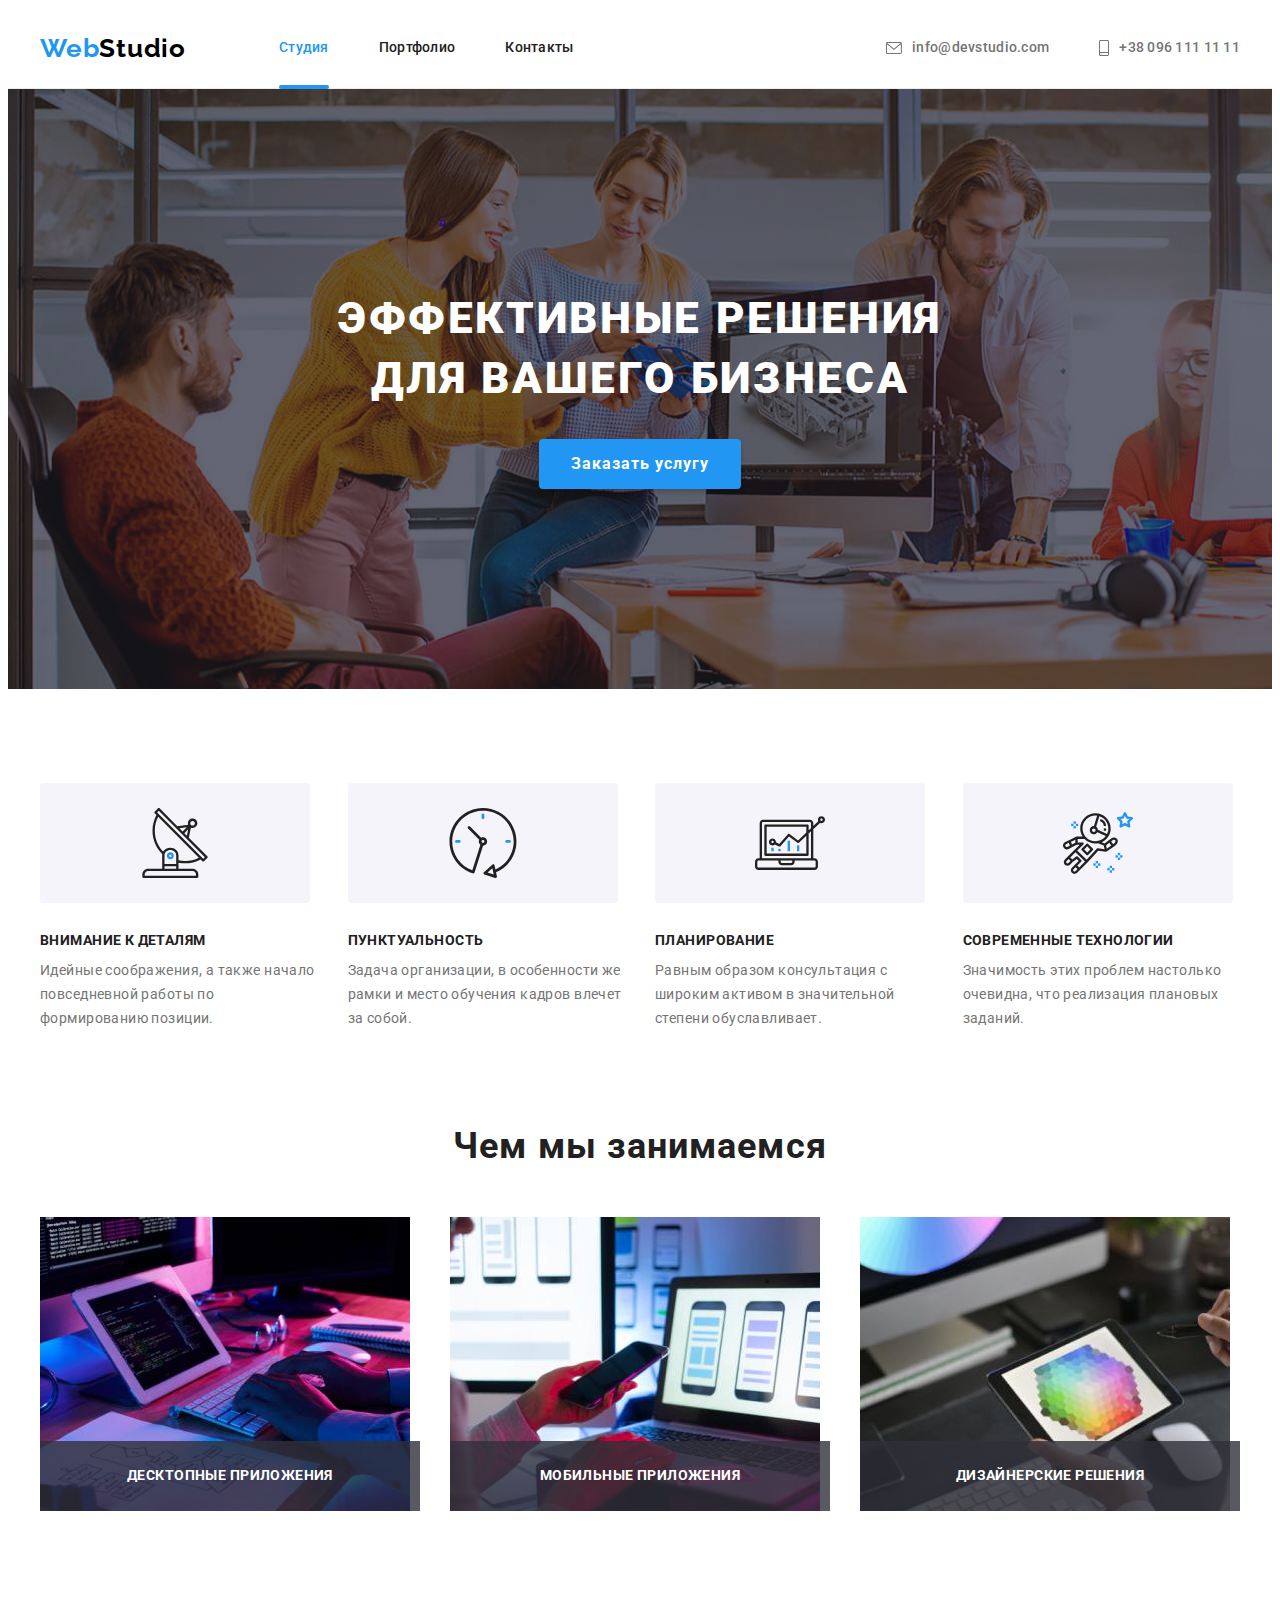
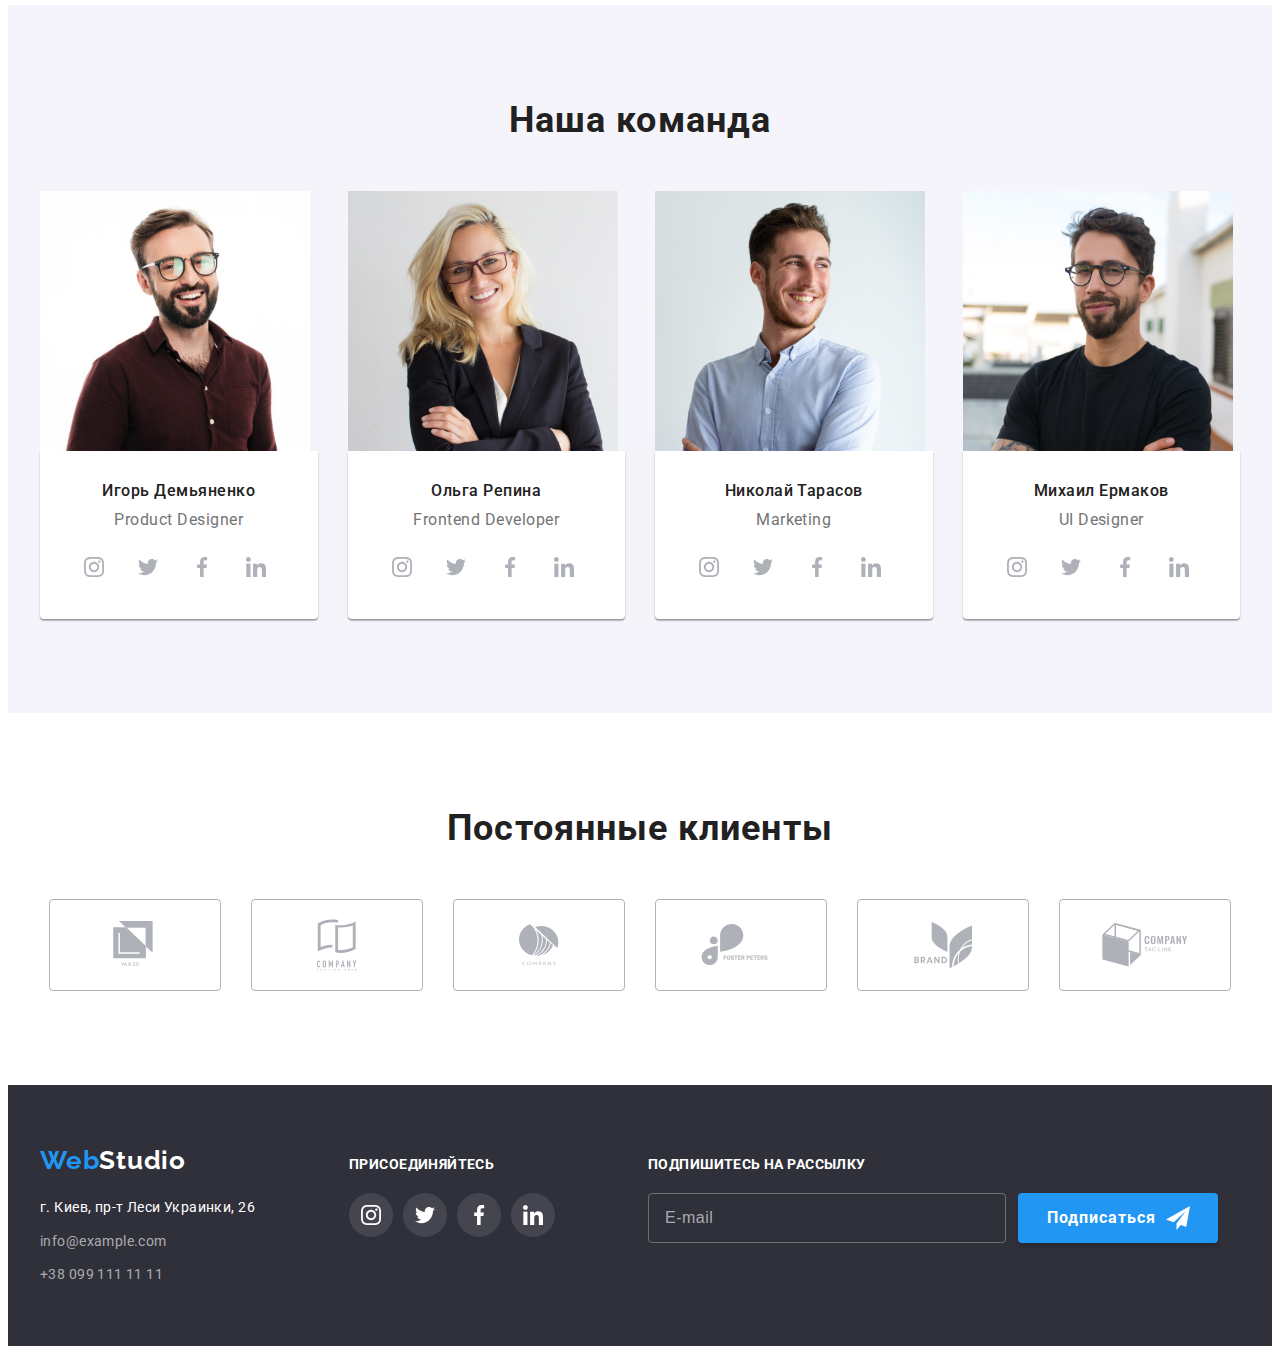
<file: index.html>
<!DOCTYPE html>
<html lang="ru">

<head>
  <meta charset="UTF-8">
  <meta http-equiv="X-UA-Compatible" content="IE=edge">
  <meta name="viewport" content="width=device-width, initial-scale=1.0">
  <title>Студия</title>
  <link rel="preconnect" href="https://fonts.gstatic.com">
  <link href="https://fonts.googleapis.com/css2?family=Raleway:wght@700&family=Roboto:wght@400;500;700;900&display=swap" rel="stylesheet">
  <link rel="stylesheet" href="https://cdnjs.cloudflare.com/ajax/libs/modern-normalize/1.0.0/modern-normalize.min.css" 
  integrity="sha512-ISS7cAi1PEhQ8jnbJpJZMd29NlhNj4AWYyLOSp2CE/CsHxTCu+r+t0D2yoJudVrd0/8fTVPUVDzY5Tvli75u/g==" crossorigin="anonymous">  
  <link rel="stylesheet" href="https://cdnjs.cloudflare.com/ajax/libs/animate.css/4.1.1/animate.min.css" />
  <link rel="stylesheet" href="./css/styles.css">
</head>

<body>
  <!-- Header -->
  <header class="header">
    <div class="container">
      <nav class="navigation">
        <a lang="en" href="./index.html" class="logo link animate__bounce">Web<span class="logo-light-theme">Studio</span></a>

        <ul class="navigation-list list">
          <li class="navigation-item">
            <a class="navigation-link link current" href="./index.html">Студия</a></li>
          <li class="navigation-item">
            <a class="navigation-link link" href="./portfolio.html">Портфолио</a></li>
          <li class="navigation-item">
            <a class="navigation-link link" href="#contacts">Контакты</a></li>
        </ul>
      </nav>

          <ul class="contacts-list list">
            <li class="contacts-item">
              <a class="contacts-link link" href="mailto:info@devstudio.com">
                <svg class="contacts-icon" width="16px" height="12px">
                  <use href="./images/icons.svg#icon-envelope"></use>
                </svg>
                info@devstudio.com</a>
            </li>
            <li class="contacts-item">
            <a class="contacts-link link" href="tel:+380961111111">
              <svg class="contacts-icon" width="10px" height="16px">
                <use href="./images/icons.svg#icon-smartphone"></use>
              </svg>
              +38 096 111 11 11</a>
            </li>
          </ul>
    </div>
  </header>

  
  <main>
    <!-- Hero -->
    <section class="hero">
      <div class="container">
        <h1 class="hero-title">Эффективные решения для вашего бизнеса</h1>
        <button class="modal-btn" type="button" data-modal-open>Заказать услугу</button>
      </div>
    </section>

    <!-- Advantages -->
    <section class="advantages">
      <div class="container">
        <h2 class="visually-hidden">Преимущества</h2>
        <ul class="advantages-list">
          <li class="advantages-list-item list">
            <div class="advantages-item-icon">
              <svg class="advantages-icon" width="70" height="70">
                <use href="./images/icons.svg#icon-antenna"></use>
              </svg>
            </div>
            <h3 class="advantages-title">Внимание к деталям</h3>
            <p class="advantages-description">Идейные соображения, а
              также начало повседневной работы по формированию позиции.</p>
          </li>
          <li class="advantages-list-item list">
            <div class="advantages-item-icon">
              <svg class="advantages-icon" width="70" height="70">
                <use href="./images/icons.svg#icon-clock"></use>
              </svg>
            </div>
            <h3 class="advantages-title">Пунктуальность</h3>
            <p class="advantages-description">Задача организации, в
              особенности же рамки и место обучения кадров влечет за собой.</p>
          </li>
          <li class="advantages-list-item list">
            <div class="advantages-item-icon">
              <svg class="advantages-icon" width="70" height="70">
                <use href="./images/icons.svg#icon-diagram"></use>
              </svg>
            </div>
            <h3 class="advantages-title">Планирование</h3>
            <p class="advantages-description">Равным образом
              консультация с широким активом в значительной степени обуславливает.</p>
          </li>
          <li class="advantages-list-item list">
            <div class="advantages-item-icon">
              <svg class="advantages-icon" width="70" height="70">
                <use href="./images/icons.svg#icon-astronaut"></use>
              </svg>
            </div>
            <h3 class="advantages-title">Современные технологии</h3>
            <p class="advantages-description">Значимость этих
              проблем настолько очевидна, что реализация плановых заданий.</p>
          </li>
        </ul>
      </div>
    </section>

    <!-- Services --> 
    <section class="services">
      <div class="container">
        <h2 class="section-title">Чем мы занимаемся</h2>
        <ul class="services-list list">
          <li class="services-list-item">
            <img class="services-list-img" src="images/studio/box-1.jpg"
            alt="сотрудник компании работает за компьютером" width="370" height="294">
            <p class="services-img-title">Десктопные приложения</p>
          </li>

          <li class="services-list-item">
            <img class="services-list-img" src="images/studio/box-2.jpg"
            alt="сотрудник компании работает за компьютером и с телефоном" width="370" height="294">
            <p class="services-img-title">Мобильные приложения</p>
          </li>
          
          <li class="services-list-item">
            <img class="services-list-img" src="images/studio/box-3.jpg"
            alt="сотрудник компании работает на планшете" width="370" height="294">
            <p class="services-img-title">Дизайнерские решения</p>
          </li>
        </ul>
      </div>
    </section>

    <!-- Team -->
    <section class="team">
      <div class="container">
        <h2 class="section-title">Наша команда</h2>
        <ul class="team-list list">
          <li class="team-list-item">
            <img class="team-list-img" src="images/studio/img-1.jpg"
              alt="сотрудник компании в очках и бордовой тенниске" width="270" height="260">
              <div class="team-list-content">
                <h3 class="specialist-name">Игорь Демьяненко</h3>
                <p class="specialist-position" lang="en">Product Designer</p>
                <ul class="social-list list">
                  <li class="social-list-item">
                    <a href="" class="social-list-link link">
                      <svg class="social-list-icon" width="20" height="20">
                        <use href="./images/icons.svg#icon-instagram"></use>
                      </svg>
                    </a>
                  </li>
                  <li class="social-list-item">
                    <a href="" class="social-list-link link">
                      <svg class="social-list-icon" width="20" height="20">
                        <use href="./images/icons.svg#icon-twitter"></use>
                      </svg>
                    </a>
                  </li>
                  <li class="social-list-item">
                    <a href="" class="social-list-link link">
                      <svg class="social-list-icon" width="20" height="20">
                        <use href="./images/icons.svg#icon-facebook"></use>
                      </svg>
                    </a>
                  </li>
                  <li class="social-list-item">
                    <a href="" class="social-list-link link">
                      <svg class="social-list-icon" width="20" height="20">
                        <use href="./images/icons.svg#icon-linkedin"></use>
                      </svg>
                    </a>
                  </li>
                </ul>
              </div>
          </li>
          <li class="team-list-item">
            <img class="team-list-img" src="images/studio/img-2.jpg"
              alt="сотрудница офиса в очках и пиджаке" width="270" height="260">
              <div class="team-list-content">
                <h3 class="specialist-name">Ольга Репина</h3>
                <p class="specialist-position" lang="en">Frontend Developer</p>
                <ul class="social-list list">
                  <li class="social-list-item">
                    <a href="" class="social-list-link link">
                      <svg class="social-list-icon" width="20" height="20">
                        <use href="./images/icons.svg#icon-instagram">
                        </use>
                      </svg>
                    </a>
                  </li>
                  <li class="social-list-item">
                    <a href="" class="social-list-link link">
                      <svg class="social-list-icon" width="20" height="20">
                        <use href="./images/icons.svg#icon-twitter"></use>
                      </svg>
                    </a>
                  </li>
                  <li class="social-list-item">
                    <a href="" class="social-list-link link">
                      <svg class="social-list-icon" width="20" height="20">
                        <use href="./images/icons.svg#icon-facebook"></use>
                      </svg>
                    </a>
                  </li>
                  <li class="social-list-item">
                    <a href="" class="social-list-link link">
                      <svg class="social-list-icon" width="20" height="20">
                        <use href="./images/icons.svg#icon-linkedin"></use>
                      </svg>
                    </a>
                  </li>
                </ul>
              </div>
          </li>
          <li class="team-list-item">
            <img class="team-list-img" src="images/studio/img-3.jpg"
              alt="сотрудник компании светлой рубашке" width="270" height="260">
              <div class="team-list-content">
                <h3 class="specialist-name">Николай Тарасов</h3>
                <p class="specialist-position" lang="en">Marketing</p>
                <ul class="social-list list">
                  <li class="social-list-item">
                    <a href="" class="social-list-link link">
                      <svg class="social-list-icon" width="20" height="20">
                        <use href="./images/icons.svg#icon-instagram">
                        </use>
                      </svg>
                    </a>
                  </li>
                  <li class="social-list-item">
                    <a href="" class="social-list-link link">
                      <svg class="social-list-icon" width="20" height="20">
                        <use href="./images/icons.svg#icon-twitter"></use>
                      </svg>
                    </a>
                  </li>
                  <li class="social-list-item">
                    <a href="" class="social-list-link link">
                      <svg class="social-list-icon" width="20" height="20">
                        <use href="./images/icons.svg#icon-facebook"></use>
                      </svg>
                    </a>
                  </li>
                  <li class="social-list-item">
                    <a href="" class="social-list-link link">
                      <svg class="social-list-icon" width="20" height="20">
                        <use href="./images/icons.svg#icon-linkedin"></use>
                      </svg>
                    </a>
                  </li>
                </ul>
              </div>
          </li>
          <li class="team-list-item">
            <img class="team-list-img" src="images/studio/img-4.jpg"
              alt="сотрудник компании в очках и темной футболке" width="270" height="260">
              <div class="team-list-content">
                <h3 class="specialist-name">Михаил Ермаков</h3>
                <p class="specialist-position" lang="en">UI Designer</p>
                <ul class="social-list list">
                  <li class="social-list-item">
                    <a href="" class="social-list-link link">
                      <svg class="social-list-icon" width="20" height="20">
                        <use href="./images/icons.svg#icon-instagram">
                        </use>
                      </svg>
                    </a>
                  </li>
                  <li class="social-list-item">
                    <a href="" class="social-list-link link">
                      <svg class="social-list-icon" width="20" height="20">
                        <use href="./images/icons.svg#icon-twitter"></use>
                      </svg>
                    </a>
                  </li>
                  <li class="social-list-item">
                    <a href="" class="social-list-link link">
                      <svg class="social-list-icon" width="20" height="20">
                        <use href="./images/icons.svg#icon-facebook"></use>
                      </svg>
                    </a>
                  </li>
                  <li class="social-list-item">
                    <a href="" class="social-list-link link">
                      <svg class="social-list-icon" width="20" height="20">
                        <use href="./images/icons.svg#icon-linkedin"></use>
                      </svg>
                    </a>
                  </li>
                </ul>
              </div>
          </li>
        </ul>
      </div>
    </section>

    <!-- Clients -->
    <section class="clients">
      <h2 class="section-title">Постоянные клиенты</h2>
      <div class="container">
        <ul class="clients-list list">
          <li class="clients-item">
            <a href="" class="clients-link">
                <svg class="clients-icon" width="44" height="48">
                  <use href="./images/icons.svg#icon-logo-1"></use>
                </svg>
            </a>
          </li>
          <li class="clients-item">
            <a href="" class="clients-link">
                <svg class="clients-icon" width="40" height="52">
                  <use href="./images/icons.svg#icon-logo-2"></use>
                </svg>
            </a>
          </li>
          <li class="clients-item">
            <a href="" class="clients-link">
                <svg class="clients-icon" width="40" height="42">
                  <use href="./images/icons.svg#icon-logo-3"></use>
                </svg>
            </a>
          </li>
          <li class="clients-item">
            <a href="" class="clients-link">
                <svg class="clients-icon" width="80" height="42">
                  <use href="./images/icons.svg#icon-logo-4"></use>
                </svg>
            </a>
          </li>
          <li class="clients-item">
            <a href="" class="clients-link">
                <svg class="clients-icon" width="58" height="46">
                  <use href="./images/icons.svg#icon-logo-5"></use>
                </svg>
            </a>
          </li>
          <li class="clients-item">
            <a href="" class="clients-link">
                <svg class="clients-icon" width="88" height="44">
                  <use href="./images/icons.svg#icon-logo-6"></use>
                </svg>
            </a>
          </li>
        </ul>
      </div>
    </section>
  </main>

  <!-- Footer -->
  <footer class="footer-info" id="contacts">
   <div class="footer-wrapper container">
     <div class="footer-address">
        <a lang="en" href="./index.html" class="logo link">Web<span
            class="logo-dark-theme">Studio</span></a>
        <address class="address">
          <ul class="info-list list">
            <li class="info-list-item link">
              <a class="info-address-link link"
                href="https://goo.gl/maps/YtJm7mLVAzRi9a2WA"
                target="_blank" rel="noopener noreferrer">г. Киев,
                пр-т Леси Украинки, 26</a>
            </li>
        
            <li class="info-list-item link">
              <a class="info-list-link link"
                href="mailto:info@example.com">info@example.com</a>
            </li>
        
            <li class="info-list-item link">
              <a class="info-list-link link"
                href="tel:+380991111111">+38 099 111 11 11</a>
            </li>
          </ul>
        </address>
     </div>

      <div class="footer-social">
        <b class="footer-social-title">Присоединяйтесь</b>
        <ul class="footer-social-list list">
          <li class="footer-social-item">
            <a href="" class="footer-social-link link">
              <svg class="social-link-icon" width="20px"
                height="20px">
                <use href="./images/icons.svg#icon-instagram">
                </use>
              </svg>
            </a>
          </li>
          <li class="footer-social-item">
            <a href="" class="footer-social-link link">
              <svg class="social-link-icon" width="20px"
                height="20px">
                <use href="./images/icons.svg#icon-twitter">
                </use>
              </svg>
            </a>
          </li>
          <li class="footer-social-item">
            <a href="" class="footer-social-link link">
              <svg class="social-link-icon" width="20px"
                height="20px">
                <use href="./images/icons.svg#icon-facebook">
                </use>
              </svg>
            </a>
          </li>
          <li class="footer-social-item">
            <a href="" class="footer-social-link link">
              <svg class="social-link-icon" width="20px"
                height="20px">
                <use href="./images/icons.svg#icon-linkedin">
                </use>
              </svg>
            </a>
          </li>
        </ul>
      </div>

      <div class="footer-newsletter">
        <b class="footer-newsletter-title">Подпишитесь на рассылку</b>
        <form name="signup_form" action="#" class="footer-newsletter-form">
          <label for="user_email" class="newsletter-email-field"></label>
          <input type="email" name="email" id="user_email" class="newsletter-email-form" placeholder="E-mail"/>
          <button class="newsletter-btn-submit" type="submit">
            <span class="newsletter-btn-text">Подписаться</span>
          <svg class="newsletter-icon" width="24px" height="24px">
            <use href="./images/icons.svg#icon-icon-send"></use>
          </svg>
          </button>
        </form>
      </div>
   </div>
  </footer>


  <!-- Backdrop -->
  <div class="backdrop is-hidden" data-modal >
    <div class="modal">
      <b class="modal-btn-title">Оставьте свои данные, мы вам перезвоним</b>
      <button type="button" class="modal-close-btn" data-modal-close>
        <svg class="close-btn-icon" width="11px" height="11px">
          <use href="./images/icons.svg#icon-close"></use>
        </svg>
      </button>

      <form action="#" class="modal-form">
        <label class="modal-form-field">
          Имя
          <span class="modal-form-input-wrapper">
            <input type="text" class="modal-form-input" name="user-name"
              required minlength="2">
            <svg class="modal-form-icon" width="12px" height="12px">
              <use href="./images/icons.svg#icon-Vector-1"></use>
            </svg>
          </span>
        </label>

        <label class="modal-form-field">
          Телефон
          <span class="modal-form-input-wrapper">
            <input type="tel" class="modal-form-input" name="user-phone"
              required pattern="[0-9] {3}-[0-9] {3}-[0-9] {2}-[0-9] {2}"
              title="067-111-11-11">
            <svg class="modal-form-icon" width="13px" height="13px">
              <use href="./images/icons.svg#icon-Vector-4"></use>
            </svg>
          </span>
        </label>

        <label class="modal-form-field">
          Почта
          <span class="modal-form-input-wrapper"><input type="email" class="modal-form-input"
            name="user-email">
          <svg class="modal-form-icon" width="15px" height="12px">
            <use href="./images/icons.svg#icon-Vector-5"></use>
          </svg>
        </span>
        </label>

        <label class="modal-form-field-comment">
          Комментарий
          <textarea name="user-comment" class="modal-form-comment" placeholder="Введите текст"></textarea>
        </label>

          <input type="checkbox" id="user-term" name="user-term" class="modal-form-term visually-hidden" >
          <label for="user-term" class="modal-form-check-desc">Соглашаюсь с рассылкой и принимаю&nbsp;<a href="" 
            class="agreement-link">Условия договора</a></label>
        <button type="submit" class="modal-form-btn">Отправить</button>
      </form>

    </div>
  </div>

    <script src="./js/modal.js"></script>
</body>

</html>
</file>
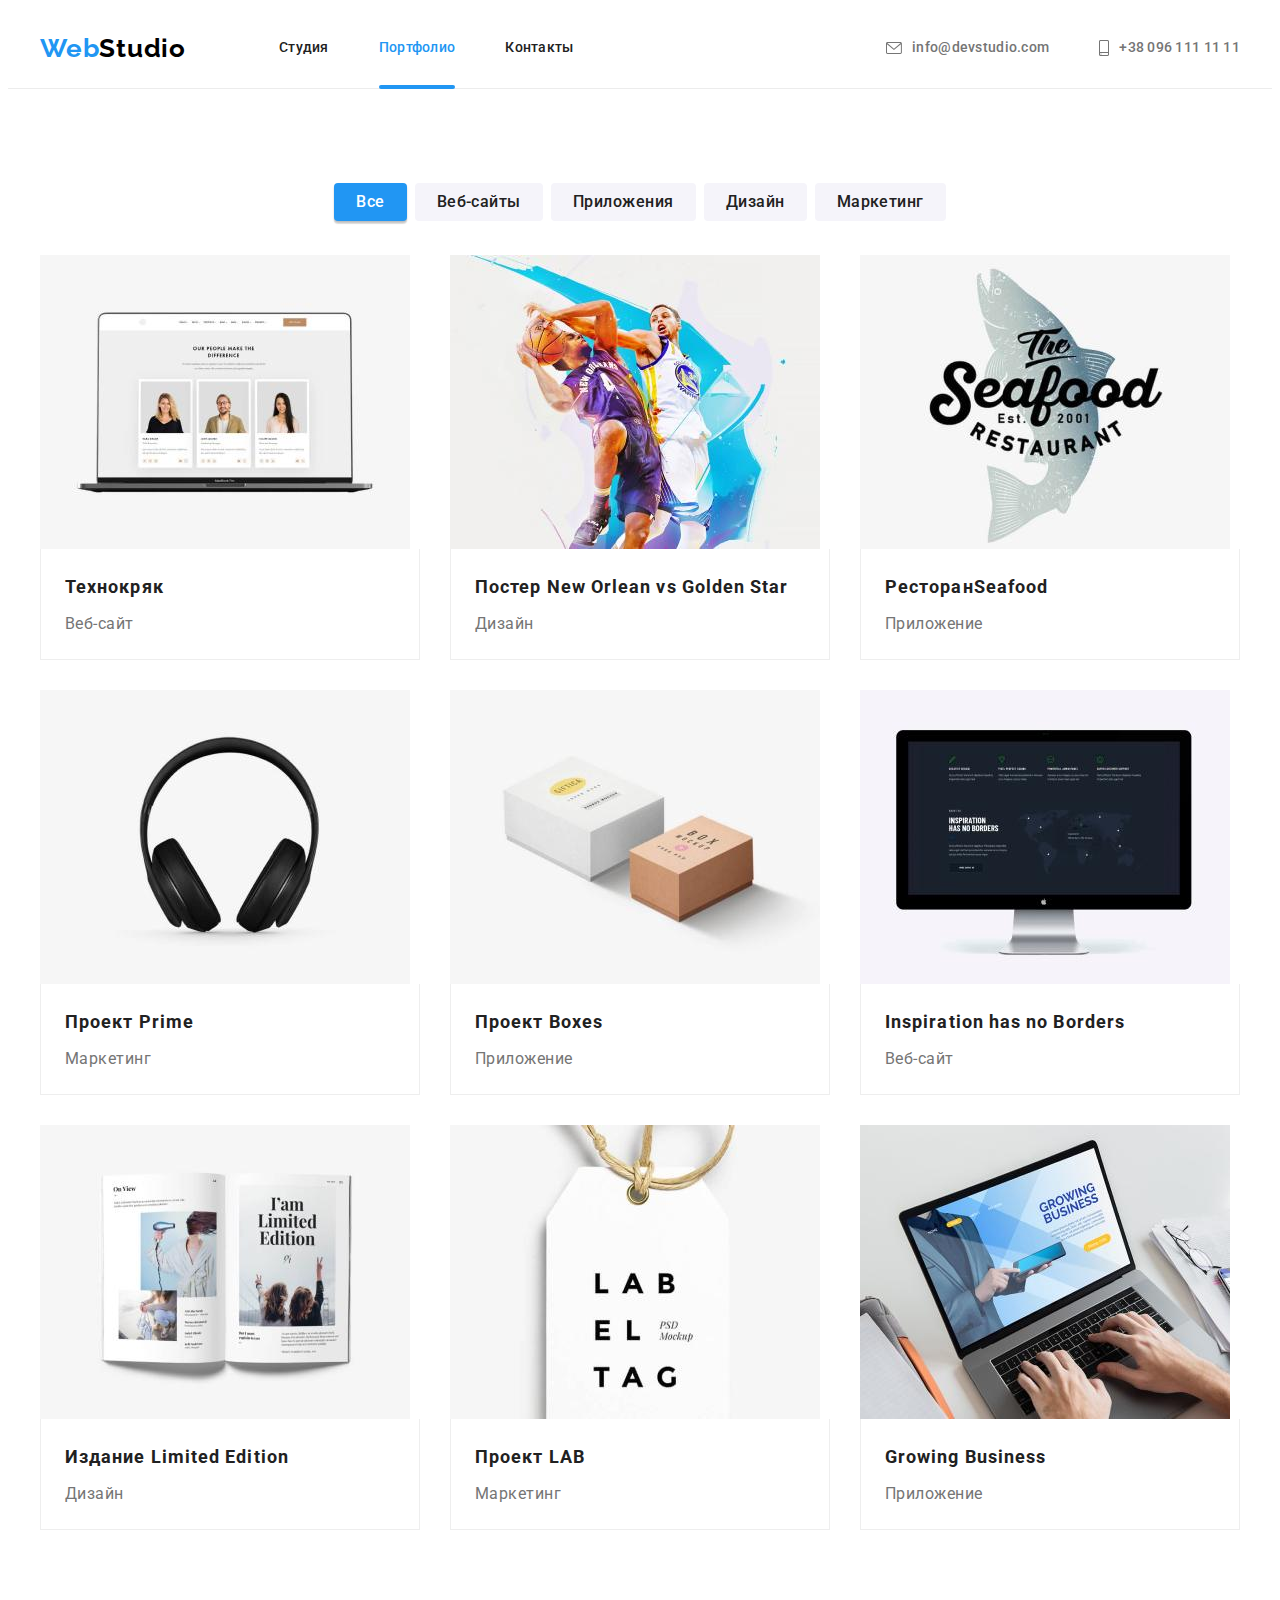
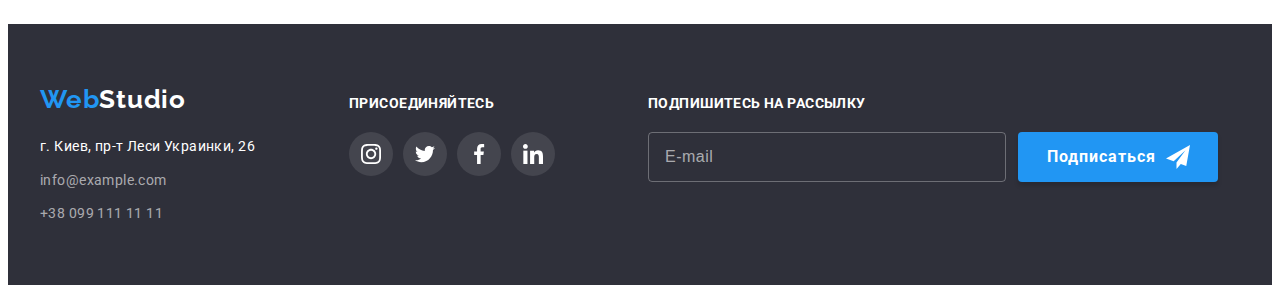
<file: portfolio.html>
<!DOCTYPE html>
<html lang="ru">

<head>
  <meta charset="UTF-8">
  <meta http-equiv="X-UA-Compatible" content="IE=edge">
  <meta name="viewport" content="width=device-width, initial-scale=1.0">
  <title>Портфолио</title>
  <link rel="preconnect" href="https://fonts.gstatic.com">
  <link href="https://fonts.googleapis.com/css2?family=Raleway:wght@700&family=Roboto:wght@400;500;700;900&display=swap" rel="stylesheet">
  <link rel="stylesheet" href="https://cdnjs.cloudflare.com/ajax/libs/modern-normalize/1.0.0/modern-normalize.min.css"
  integrity="sha512-ISS7cAi1PEhQ8jnbJpJZMd29NlhNj4AWYyLOSp2CE/CsHxTCu+r+t0D2yoJudVrd0/8fTVPUVDzY5Tvli75u/g==" crossorigin="anonymous">
  <link rel="stylesheet" href="https://cdnjs.cloudflare.com/ajax/libs/animate.css/4.1.1/animate.min.css" />
  <link rel="stylesheet" href="./css/styles.css">
</head>

<body>
  <!-- Header -->
  <header class="header">
    <div class="container">
      <nav class="navigation">
        <a lang="en" href="./index.html" class="logo link animate__bounce">Web<span class="logo-light-theme">Studio</span></a>
  
        <ul class="navigation-list list">
          <li class="navigation-item">
            <a class="navigation-link link" href="./index.html">Студия</a>
          </li>
          <li class="navigation-item">
            <a class="navigation-link link current" href="./portfolio.html">Портфолио</a>
          </li>
          <li class="navigation-item">
            <a class="navigation-link link" href="#contacts">Контакты</a>
          </li>
        </ul>
      </nav>
  
          <ul class="contacts-list list">
            <li class="contacts-item">
              <a class="contacts-link link"
                href="mailto:info@devstudio.com">
                <svg class="contacts-icon" width="16px" height="12px">
                  <use href="./images/icons.svg#icon-envelope"></use>
                </svg>
                info@devstudio.com</a>
            </li>
            <li class="contacts-item">
              <a class="contacts-link link" href="tel:+380961111111">
                <svg class="contacts-icon" width="10px" height="16px">
                  <use href="./images/icons.svg#icon-smartphone">
                  </use>
                </svg>
                +38 096 111 11 11</a>
            </li>
          </ul>
    </div>
  </header>

  <main>
    <!-- Hero -->
    <section class="filters">
      <div class="container">
        <h1 class="visually-hidden">Навигатор по проектах</h1> 

        <ul class="filter-nav list">
          <li class="filter-btn"><button class="nav-btn current" type="button">Все</button></li>
          <li class="filter-btn"><button class="nav-btn" type="button">Веб-сайты</button></li>
          <li class="filter-btn"><button class="nav-btn" type="button">Приложения</button></li>
          <li class="filter-btn"><button class="nav-btn" type="button">Дизайн</button></li>
          <li class="filter-btn"><button class="nav-btn" type="button">Маркетинг</button></li>
        </ul>
        
        <!-- Projects -->
        <h2 class="visually-hidden">Наши проекты</h2>
        <ul class="projects">
          <li class="project-list list">
            <a class="project-link link" href="">
              <div class="project-list-content-wrapper">
                <img src="images/portfolio/box-1.jpg"
                alt="на экране ноутбука трое специалистов компании" width="370" height="294">
                <p class="overlay">Технокряк это современная площадка распространения коронавируса. 
                Компании используют эту платформу для цифрового шпионажа и атак на защищённые сервера конкурентов.</p>
              </div>
              <div class="project-list-content">
                <h3 class="project-name">Технокряк</h3>
                <p class="project-cat">Веб-сайт</p>
              </div>  
            </a>
          </li>

          <li class="project-list list">
            <a class="project-link link" href="">
              <div class="project-list-content-wrapper">
                <img src="images/portfolio/box-2.jpg"
                alt="двое играков играют в баскетбол" width="370" height="294">
                <p class="overlay">Технокряк это современная площадка распространения коронавируса. 
                  Компании используют эту платформу для цифрового шпионажа и атак на защищённые 
                  сервера конкурентов.</p>
              </div>
              <div class="project-list-content">
                <h3 class="project-name">Постер <span lang="en">New Orlean vs Golden Star</span></h3>
                <p class="project-cat">Дизайн</p>
              </div>
            </a>
          </li>

          <li class="project-list list">
            <a class="project-link link" href="">
              <div class="project-list-content-wrapper">
                <img src="images/portfolio/box-3.jpg" alt="лейбл ресторана" width="370" height="294">
                <p class="overlay">Технокряк это современная площадка распространения коронавируса. 
                Компании используют эту платформу для цифрового шпионажа и атак на защищённые 
                сервера конкурентов.</p>
              </div>
              <div class="project-list-content">
                <h3 class="project-name">Ресторан<span lang="en">Seafood</span></h3>
                <p class="project-cat">Приложение</p>
              </div>
            </a>
          </li>

          <li class="project-list list">
            <a class="project-link link" href="">
              <div class="project-list-content-wrapper">
                <img src="images/portfolio/box-4.jpg" alt="черные накладные наушники" width="370" height="294">
                <p class="overlay">Технокряк это современная площадка распространения коронавируса. 
                Компании используют эту платформу для цифрового шпионажа и атак на защищённые 
                сервера конкурентов.</p>
              </div>
              <div class="project-list-content">
                <h3 class="project-name">Проект <span lang="en">Prime</span></h3>
                <p class="project-cat">Маркетинг</p>
              </div>
            </a>
          </li>

          <li class="project-list list">
            <a class="project-link link" href="">
              <div class="project-list-content-wrapper">
                <img src="images/portfolio/box-5.jpg"
                alt="2 коробки белого и бежевого цвета" width="370" height="294">
                <p class="overlay">Технокряк это современная площадка распространения коронавируса. 
                Компании используют эту платформу для цифрового шпионажа и атак на защищённые 
                сервера конкурентов.</p>
              </div>
              <div class="project-list-content">
                <h3 class="project-name">Проект <span lang="en">Boxes</span></h3>
                <p class="project-cat">Приложение</p>
              </div>
            </a>
          </li>

          <li class="project-list list">
            <a class="project-link link" href="">
              <div class="project-list-content-wrapper">
                <img src="images/portfolio/box-6.jpg" alt="монитор компьютера" width="370" height="294">
                <p class="overlay">Технокряк это современная площадка распространения коронавируса. 
                Компании используют эту платформу для цифрового шпионажа и атак на защищённые 
                сервера конкурентов.</p>
              </div>
              <div class="project-list-content">
                <h3 class="project-name" lang="en">Inspiration has no Borders</h3>
                <p class="project-cat">Веб-сайт</p>
              </div>
            </a>
          </li>

          <li class="project-list list">
            <a class="project-link link" href="">
              <div class="project-list-content-wrapper">
                <img src="images/portfolio/box-7.jpg" alt="раскрытый журнал" width="370" height="294">
                <p class="overlay">Технокряк это современная площадка распространения коронавируса. 
                Компании используют эту платформу для цифрового шпионажа и атак на защищённые 
                сервера конкурентов.</p>
              </div>
              <div class="project-list-content">
                <h3 class="project-name">Издание <span lang="en">Limited Edition</span></h3>
                <p class="project-cat">Дизайн</p>
            </div>
            </a>
          </li>

          <li class="project-list list">
            <a class="project-link link" href="">
              <div class="project-list-content-wrapper">
                <img src="images/portfolio/box-8.jpg" alt="ярлык" width="370" height="294">
                <p class="overlay">Технокряк это современная площадка распространения коронавируса. 
                Компании используют эту платформу для цифрового шпионажа и атак на защищённые 
                сервера конкурентов.</p>
              </div>
              <div class="project-list-content">
                <h3 class="project-name">Проект <span lang="en">LAB</span></h3>
                <p class="project-cat">Маркетинг</p>
              </div>
            </a>
          </li>

          <li class="project-list list">
            <a class="project-link link" href="">
              <div class="project-list-content-wrapper">
                <img src="images/portfolio/box-9.jpg"
                alt="клиент работает за ноутбуком" width="370" height="294">
                <p class="overlay">Технокряк это современная площадка распространения коронавируса. 
                Компании используют эту платформу для цифрового шпионажа и атак на защищённые 
                сервера конкурентов.</p>
              </div>
              <div class="project-list-content">
                <h3 class="project-name" lang="en">Growing Business</h3>
                <p class="project-cat">Приложение</p>
              </div>
            </a>
          </li>
        </ul>
      </div>
    </section>
  </main>

  <!-- Footer -->
  <footer class="footer-info" id="contacts">
    <div class="footer-wrapper container">
      <div class="footer-address">
        <a lang="en" href="./index.html"
          class="logo link">Web<span
            class="logo-dark-theme">Studio</span></a>
        <address class="address">
          <ul class="info-list list">
            <li class="info-list-item link">
              <a class="info-address-link link"
                href="https://goo.gl/maps/YtJm7mLVAzRi9a2WA"
                target="_blank" rel="noopener noreferrer">г.
                Киев,
                пр-т Леси Украинки, 26</a>
            </li>
  
            <li class="info-list-item link">
              <a class="info-list-link link"
                href="mailto:info@example.com">info@example.com</a>
            </li>
  
            <li class="info-list-item link">
              <a class="info-list-link link"
                href="tel:+380991111111">+38 099 111 11 11</a>
            </li>
          </ul>
        </address>
      </div>
  
      <div class="footer-social">
        <b class="footer-social-title">Присоединяйтесь</b>
        <ul class="footer-social-list list">
          <li class="footer-social-item">
            <a href="" class="footer-social-link link">
              <svg class="social-link-icon" width="20px"
                height="20px">
                <use
                  href="./images/icons.svg#icon-instagram">
                </use>
              </svg>
            </a>
          </li>
          <li class="footer-social-item">
            <a href="" class="footer-social-link link">
              <svg class="social-link-icon" width="20px"
                height="20px">
                <use href="./images/icons.svg#icon-twitter">
                </use>
              </svg>
            </a>
          </li>
          <li class="footer-social-item">
            <a href="" class="footer-social-link link">
              <svg class="social-link-icon" width="20px"
                height="20px">
                <use href="./images/icons.svg#icon-facebook">
                </use>
              </svg>
            </a>
          </li>
          <li class="footer-social-item">
            <a href="" class="footer-social-link link">
              <svg class="social-link-icon" width="20px"
                height="20px">
                <use href="./images/icons.svg#icon-linkedin">
                </use>
              </svg>
            </a>
          </li>
        </ul>
      </div>

      <div class="footer-newsletter">
        <b class="footer-newsletter-title">Подпишитесь на
          рассылку</b>
        <form name="signup_form" action="#"
          class="footer-newsletter-form">
          <label for="user_email"
            class="newsletter-email-field"></label>
          <input type="email" name="email" id="user_email"
            class="newsletter-email-form" placeholder="E-mail" />
          <button class="newsletter-btn-submit" type="submit">
            <span class="newsletter-btn-text">Подписаться</span>
            <svg class="newsletter-icon" width="24px"
              height="24px">
              <use href="./images/icons.svg#icon-icon-send"></use>
            </svg>
          </button>
        </form>
      </div>

    </div>
  </footer>
</body>

</html>
</file>
<file: css/styles.css>
:root {
  --main-font: 'Roboto', sans-serif;
  --secondary-font: 'Raleway', sans-serif;
  --accent-color: #2196f3;
  --secondary-accent-color: #188ce8;
  --text-color-darkgrey: #212121;
  --text-color-grey: #757575;
  --text-color-black: #000000;
  --text-color-white: #ffffff;
  --text-color-transparent: rgba(255, 255, 255, 0.6);
  --background-color-dark: #2f303a;
  --background-color-hero: #c4c4c4;
  --background-color-light: #f5f4fa;
  --section-pt: 94px;
  --section-pb: 94px;
  --timimg-function: cubic-bezier(0.4, 0, 0.2, 1);
}

body {
  font-family: var(--main-font);
  color: var(--text-color-grey);
}

h1,
h2,
h3,
h4,
h5,
h6,
p {
  margin: 0;
}

ul {
  margin: 0;
  padding: 0;
}

img {
  display: block;
  max-width: 100%;
}

.list {
  list-style: none;
}

.link {
  text-decoration: none;
}

.visually-hidden {
  position: absolute !important;
  clip: rect(1px 1px 1px 1px); /* IE6, IE7 */
  clip: rect(1px, 1px, 1px, 1px);
  padding: 0 !important;
  border: 0 !important;
  height: 1px !important;
  width: 1px !important;
  overflow: hidden;
}

button {
  padding: 0;
  border: none;
  font: inherit;
  color: inherit;
  background-color: transparent;
}

/* ============ COMPONENTS ============ */

.container {
  width: 1200px;
  margin: 0 auto;
  padding-left: 15px;
  padding-right: 15px;
}

.header {
  border-bottom: 1px solid #ececec;
}

.logo {
  margin-right: 93px;
  color: var(--accent-color);

  font-family: var(--secondary-font);
  font-weight: 700;
  font-size: 26px;
  line-height: 1.19em;
  letter-spacing: 0.03em;
  animation-duration: 1000ms;
}

.section-title {
  margin-bottom: 50px;
  color: var(--text-color-darkgrey);

  font-weight: 700;
  font-size: 36px;
  line-height: 1.17;
  text-align: center;
  letter-spacing: 0.03em;
}

.social-list {
  display: flex;
  align-items: center;
  justify-content: space-between;
  width: 206px;
  height: 44px;
  margin-left: 32px;
  margin-right: 32px;
  margin-top: 16px;
}

.social-list > a {
  width: 100%;
  height: 100%;
}

.social-list-link {
  display: flex;
  justify-content: center;
  align-items: center;
  width: 44px;
  height: 44px;
  border-radius: 50%;
  background-color: var(--text-color-white);

  transition-property: background-color;
  transition-duration: 250ms;
  transition-timing-function: var(--timimg-function);
}

.social-list-icon {
  fill: #afb1b8;

  transition-property: fill;
  transition-duration: 250ms;
  transition-timing-function: var(--timimg-function);
}

.social-list-link:hover,
.social-list-link:focus {
  background-color: var(--accent-color);
}

.social-list-link:hover .social-list-icon,
.social-list-link:focus .social-list-icon {
  fill: var(--text-color-white);
}

/* ============ HEADER ============ */

.header .container {
  display: flex;
  align-items: center;
  justify-content: space-between;
}

.logo-light-theme {
  color: var(--text-color-black);
}

.navigation {
  display: flex;
  align-items: center;
}

.navigation-list {
  display: flex;
  align-items: center;
}

.navigation-item:not(:last-child) {
  margin-right: 50px;
}

.navigation-link {
  position: relative;
  display: block;
  padding-top: 32px;
  padding-bottom: 32px;

  color: var(--text-color-darkgrey);

  font-weight: 500;
  font-size: 14px;
  line-height: 1.14;
  letter-spacing: 0.02em;

  transition-property: color;
  transition-duration: 250ms;
  transition-timing-function: var(--timimg-function);
}

.navigation-link:hover,
.navigation-link:focus {
  color: var(--accent-color);
}

.navigation-link.current {
  color: var(--accent-color);
}

.navigation-link.current::after {
  content: '';

  position: absolute;
  left: 0;
  bottom: -1px;

  display: block;
  width: 100%;
  height: 4px;

  background-color: var(--accent-color);
  border-radius: 2px;
}

.contacts-list {
  display: flex;
  align-items: center;
  margin-left: auto;
}

.contacts-item:not(:last-child) {
  margin-right: 50px;
}

.contacts-item a {
  display: flex;
  justify-content: center;
  align-items: center;
  padding-top: 32px;
  padding-bottom: 32px;

  color: var(--text-color-grey);

  font-weight: 500;
  font-size: 14px;
  line-height: 1.14;
  letter-spacing: 0.02em;
}

.contacts-link {
  display: flex;
  justify-content: center;
  align-items: center;
  /* display: block; */
  padding-top: 32px;
  padding-bottom: 32px;

  color: var(--text-color-grey);

  font-weight: 500;
  font-size: 14px;
  line-height: 1.14;
  letter-spacing: 0.02em;

  transition-property: color;
  transition-duration: 250ms;
  transition-timing-function: var(--timimg-function);
}

.contacts-link:hover .contacts-icon,
.contacts-link:focus .contacts-icon {
  fill: var(--accent-color);
}

.contacts-link:focus,
.contacts-link:hover {
  color: var(--accent-color);
}

.contacts-icon {
  fill: var(--text-color-grey);
  margin-right: 10px;

  transition-property: fill;
  transition-duration: 250ms;
  transition-timing-function: var(--timimg-function);
}

/* ============ HERO ============ */

.hero {
  max-width: 1600px;
  margin-left: auto;
  margin-right: auto;
  text-align: center;
  padding-top: 200px;
  padding-bottom: 200px;
  background-color: var(--background-color-hero);
  background-image: linear-gradient(
      rgba(47, 48, 58, 0.4),
      rgba(47, 48, 58, 0.4)
    ),
    url('../images/studio/bg-Img.jpg');
  background-repeat: no-repeat;
  background-size: cover;
}

.background-image {
  min-height: 600px;
  margin-right: auto;
  margin-left: auto;
}

.hero-title {
  margin: 0 auto;
  margin-bottom: 30px;
  max-width: 696px;

  color: var(--text-color-white);

  font-weight: 900;
  font-size: 44px;
  line-height: 1.36;
  letter-spacing: 0.06em;
  text-align: center;
  text-transform: uppercase;
}

.modal-btn {
  display: inline-block;
  text-align: center;
  min-width: 200px;
  padding: 10px 32px;

  color: var(--text-color-white);
  background-color: var(--accent-color);

  font-family: inherit;
  font-size: 16px;
  font-weight: 700;
  line-height: 1.88;
  letter-spacing: 0.06em;
  cursor: pointer;
  border-radius: 4px;
  border: 0;
  box-shadow: 0px 4px 4px rgba(0, 0, 0, 0.15);

  transition: background-color 250ms var(--timimg-function);
}

.modal-btn:hover,
.modal-btn:focus {
  background-color: var(--secondary-accent-color);
}

/* ============ END HERO ============ */

/* ============ ADVANTAGES ============ */
.advantages {
  display: flex;
  align-items: center;
  padding-top: var(--section-pt);
}

.advantages-list {
  display: flex;
  margin-left: -30px;
  margin-top: -30px;
}

.advantages-list-item {
  flex-basis: calc(100% / 3 - 30px);
  margin-left: 30px;
  margin-top: 30px;
}

.advantages-title {
  margin-bottom: 10px;
  color: var(--text-color-darkgrey);

  font-weight: 700;
  font-size: 14px;
  line-height: 1.14;
  letter-spacing: 0.03em;
  text-transform: uppercase;
}

.advantages-description {
  font-size: 14px;
  line-height: 1.71;
  letter-spacing: 0.03em;
}

.advantages-item-icon {
  display: flex;
  justify-content: center;
  align-items: center;
  width: 270px;
  height: 120px;
  background-color: var(--background-color-light);
  border-radius: 4px;
  margin-bottom: 30px;
}

/* ============ END ADVANTAGES ============ */

/* ============ SERVICES ============ */
.services {
  padding-top: var(--section-pt);
  padding-bottom: var(--section-pb);
}

.services-list {
  display: flex;
  margin-left: -30px;
  margin-top: -30px;
}

.services-list-item {
  position: relative;
  flex-basis: calc(100% / 3 - 30px);
  margin-left: 30px;
  margin-top: 30px;
}

.services-img-title {
  position: absolute;
  bottom: 0;
  right: 0;
  background-color: rgba(47, 48, 58, 0.8);
  color: var(--text-color-white);
  width: 100%;
  padding-top: 27px;
  padding-bottom: 27px;
  font-weight: 700;
  font-size: 14px;
  line-height: 1.14;
  text-align: center;
  letter-spacing: 0.03em;
  text-transform: uppercase;
}

/* ============ END SERVICES ============ */

/* ============ TEAM ============ */

.team {
  background-color: var(--background-color-light);
  padding-top: var(--section-pt);
  padding-bottom: var(--section-pb);
}

.team-list {
  display: flex;
  margin-left: -30px;
  margin-top: -30px;
}

.team-list-item {
  flex-basis: calc(100% / 3 - 30px);
  margin-left: 30px;
  margin-top: 30px;
}

.specialist-name {
  margin-bottom: 10px;
  color: var(--text-color-darkgrey);

  font-weight: 500;
  font-size: 16px;
  line-height: 1.19;
  letter-spacing: 0.03em;
  text-align: center;
}

.specialist-position {
  font-size: 16px;
  line-height: 1.19;
  letter-spacing: 0.03em;
  text-align: center;
}

.team-list-content {
  padding-top: 30px;
  padding-bottom: 30px;
  background-color: var(--text-color-white);
  box-shadow: 0px 1px 3px rgba(0, 0, 0, 0.12), 0px 1px 1px rgba(0, 0, 0, 0.14),
    0px 2px 1px rgba(0, 0, 0, 0.2);
  border-radius: 0px 0px 4px 4px;
}
/* ============ END TEAM ============ */

/* ============ CLIENTS ============ */
.clients {
  padding-top: var(--section-pt);
  padding-bottom: var(--section-pb);
}

.clients-list {
  display: flex;
  justify-content: center;
}

.clients-icon {
  fill: var(--text-color-grey);
}

.clients-item {
  flex-basis: calc(100% / 5 - 60px);
  margin-left: 30px;
}

.clients-item:last-child {
  margin-right: 30px;
}

.clients-link {
  display: flex;
  align-items: center;
  justify-content: center;
  width: 170px;
  height: 90px;
  border: 1px solid #afb1b8;
  border-radius: 4px;
  color: #afb1b8;

  transition-property: border;
  transition-duration: 250ms;
  transition-timing-function: var(--timimg-function);
}

.clients-link:hover,
.clients-link:focus {
  color: var(--accent-color);
  border: 1px solid var(--accent-color);
}

.clients-icon {
  fill: currentColor;

  transition-property: color;
  transition-duration: 250ms;
  transition-timing-function: var(--timimg-function);
}
/* ============ END CLIENTS ============ */

/* ============ FOOTER ============ */
.footer-info {
  background-color: var(--background-color-dark);
  padding-top: 60px;
  padding-bottom: 60px;
}

.footer-wrapper {
  display: flex;
  align-items: baseline;
}

.logo-dark-theme {
  color: var(--text-color-white);
}

.address {
  font-style: normal;
}

.info-address-link {
  font-size: 14px;
  line-height: 1.71;
  letter-spacing: 0.03em;
  color: var(--text-color-white);
}

.info-list {
  margin-top: 20px;
}

.info-list-link {
  color: var(--text-color-white);

  font-size: 14px;
  line-height: 24px;
  letter-spacing: 0.03em;
  color: var(--text-color-transparent);
}

.info-list-item:not(:last-child) {
  margin-bottom: 9px;
}

.footer-social {
  margin-left: 70px;
  width: 206px;
  min-width: 206px;
}

.footer-social-title {
  color: var(--text-color-white);

  font-weight: 700;
  font-size: 14px;
  line-height: 1.14;
  letter-spacing: 0.03em;
  text-transform: uppercase;
}

.footer-social-list {
  display: flex;
  justify-content: center;
  margin-top: 20px;
}

.footer-social-item:not(:last-child) {
  margin-right: 10px;
}

.footer-social-link {
  display: flex;
  align-items: center;
  justify-content: center;
  width: 44px;
  height: 44px;
  border-radius: 50%;
  fill: var(--text-color-white);
  background-color: rgba(255, 255, 255, 0.1);
  transition-property: background-color;
  transition-duration: 250ms;
  transition-timing-function: var(--timimg-function);
}

.footer-social-link:hover,
.footer-social-link:focus {
  background-color: var(--accent-color);
  fill: var(--text-color-white);
}

.footer-newsletter {
  margin-left: 93px;
  width: 570;
  min-width: 570px;
}

.footer-newsletter-title {
  color: var(--text-color-white);

  font-weight: 700;
  font-size: 14px;
  line-height: 1.14;
  letter-spacing: 0.03em;
  text-transform: uppercase;
}

.footer-newsletter-form {
  display: flex;
  justify-content: center;
  margin-top: 20px;
}

.newsletter-email-form {
  box-sizing: border-box;
  display: flex;
  align-items: center;

  width: 358px;
  height: 50px;
  padding-top: 15px;
  padding-bottom: 15px;
  padding-left: 16px;

  border-radius: 4px;
  border: 1px solid rgba(255, 255, 255, 0.3);

  background-color: transparent;
  color: var(--text-color-white);
  font-size: 16px;
  line-height: 1.25;
  letter-spacing: 0.03em;
}

.newsletter-email-form::placeholder {
  color: var(--text-color-transparent);
}

.newsletter-btn-submit {
  display: flex;

  width: 200px;
  height: 50px;
  margin-left: 12px;

  background-color: var(--accent-color);
  box-shadow: 0px 4px 4px rgba(0, 0, 0, 0.15);
  border-radius: 4px;

  font-weight: bold;
  font-size: 16px;
  line-height: 1.86;
  align-items: center;
  text-align: center;
  letter-spacing: 0.06em;
  color: var(--text-color-white);
  cursor: pointer;

  transition: background-color 250ms var(--timimg-function);
}

.newsletter-btn-submit:hover,
.newsletter-btn-submit:focus {
  background-color: var(--secondary-accent-color);
}

.newsletter-btn-text {
  padding-top: 10px;
  padding-bottom: 10px;
  padding-left: 29px;
}

.newsletter-icon {
  fill: var(--text-color-white);
  margin-left: 10px;
}

/* ============ END FOOTER ============ */

/* ++++++++++++ PORTFOLIO ++++++++++++ */

.filters {
  padding-top: var(--section-pt);
  padding-bottom: var(--section-pb);
}

/* ============ HERO ============ */

.filter-nav {
  display: flex;
  justify-content: center;
  margin-bottom: 34px;
  transition-property: drop-shadow;
  transition-duration: 2500ms;
  transition-timing-function: var(--timimg-function);
}

.filter-btn:not(:last-child) {
  margin-right: 8px;
}

.nav-btn {
  border-radius: 4px;
  border-style: none;
  padding: 6px 22px;

  color: var(--text-color-darkgrey);
  background-color: var(--background-color-light);

  font-family: inherit;
  font-weight: 500;
  font-size: 16px;
  line-height: 1.62;
  text-align: center;
  letter-spacing: 0.03em;
  cursor: pointer;

  transition-property: color, background-color, box-shadow;
  transition-duration: 250ms;
  transition-timing-function: var(--timimg-function);
}

.nav-btn:hover,
.nav-btn:focus {
  color: var(--text-color-white);
  background-color: var(--accent-color);
  box-shadow: 0px 3px 1px rgba(0, 0, 0, 0.1), 0px 1px 2px rgba(0, 0, 0, 0.08),
    0px 2px 2px rgba(0, 0, 0, 0.12);
}

.nav-btn.current {
  color: var(--text-color-white);
  background-color: var(--accent-color);
  box-shadow: 0px 3px 1px rgba(0, 0, 0, 0.1), 0px 1px 2px rgba(0, 0, 0, 0.08),
    0px 2px 2px rgba(0, 0, 0, 0.12);
}

/* ============ END HERO ============ */

/* ============ PROJECTS ============ */

.projects {
  display: flex;
  flex-wrap: wrap;
  margin-left: -30px;
  margin-top: -30px;
}

.project-list {
  flex-basis: calc(100% / 3 - 30px);
  margin-left: 30px;
  margin-top: 30px;

  transition-property: box-shadow;
  transition-duration: 250ms;
  transition-timing-function: var(--timimg-function);
}

.project-list-content {
  padding: 20px 24px;
  border-left: 1px solid #eeeeee;
  border-bottom: 1px solid #eeeeee;
  border-right: 1px solid #eeeeee;
}

.project-link {
  display: block;
  transition-property: box-shadow;
  transition-duration: 250ms;
  transition-timing-function: var(--timimg-function);
}

.project-list:hover .project-link,
.project-list:focus .project-link {
  box-shadow: 0px 1px 1px rgba(0, 0, 0, 0.12), 0px 4px 4px rgba(0, 0, 0, 0.06),
    1px 4px 6px rgba(0, 0, 0, 0.16);
}

.project-name {
  margin-bottom: 4px;
  color: var(--text-color-darkgrey);

  font-weight: 700;
  font-size: 18px;
  line-height: 2;
  letter-spacing: 0.06em;
}

.project-cat {
  color: var(--text-color-grey);

  font-size: 16px;
  line-height: 1.88;
  letter-spacing: 0.03em;
}

.project-list-content-wrapper {
  position: relative;
  overflow: hidden;
}

.overlay {
  position: absolute;
  top: 0;
  left: 0;
  height: 100%;
  padding: 63px 24px;
  color: var(--text-color-white);
  background-color: rgba(33, 150, 243, 0.9);
  font-size: 18px;
  line-height: 1.5;
  letter-spacing: 0.03em;

  transform: translateY(100%);
  transition-property: transform;
  transition-duration: 250ms;
  transition-timing-function: var(--timimg-function);

  overflow: auto;
}

.project-link:hover .overlay,
.project-link:focus .overlay {
  transform: translateY(0%);
}
/* ============ END PROJECTS ============ */

.backdrop {
  position: fixed;
  top: 0;
  left: 0;
  width: 100vw;
  height: 100vh;
  background-color: rgba(0, 0, 0, 0.2);
  transition-property: all;
  transition-duration: 250ms;
  transition-timing-function: var(--timimg-function);
}

.modal {
  position: absolute;
  padding: 40px;
  top: 50%;
  left: 50%;
  transform: translate(-50%, -50%);
  width: 528px;
  height: 582px;
  background-color: var(--text-color-white);
  border-radius: 4px;
  box-shadow: 0px 1px 3px rgba(0, 0, 0, 0.12), 0px 1px 1px rgba(0, 0, 0, 0.14),
    0px 2px 1px rgba(0, 0, 0, 0.2);
}

.modal-btn-title {
  display: block;
  margin-bottom: 12px;
  color: var(--text-color-darkgrey);

  font-weight: 700;
  font-size: 20px;
  line-height: 1.15;
  letter-spacing: 0.03em;

  text-align: center;
}

.modal-close-btn {
  position: absolute;
  box-sizing: border-box;
  display: flex;
  justify-content: center;
  align-items: center;
  top: 8px;
  right: 8px;

  width: 30px;
  height: 30px;

  border: 1px solid rgba(0, 0, 0, 0.1);
  background-color: transparent;
  border-radius: 50%;
  cursor: pointer;

  transition-property: fill;
  transition-duration: 250ms;
  transition-timing-function: var(--timimg-function);
}

.modal-close-btn:hover,
.modal-close-btn:focus {
  fill: var(--accent-color);
}

.close-btn-icon {
  width: 11px;
  height: 11px;
  fill: colorCurrent;
}

.is-hidden {
  opacity: 0;
  visibility: hidden;
  pointer-events: none;
}

.modal-form {
  display: flex;
  flex-direction: column;
}

.modal-form-field {
  margin-bottom: 10px;
  font-size: 12px;
  line-height: 1.17;
  letter-spacing: 0.01em;
  color: var(--text-color-grey);
}

.modal-form-input-wrapper {
  position: relative;
  display: block;
  margin-top: 4px;
}

.modal-form-input {
  width: 100%;
  height: 40px;
  border: 1px solid rgba(33, 33, 33, 0.2);
  border-radius: 4px;
  padding-left: 42px;
  font-size: 12px;
  line-height: 1.17;
  letter-spacing: 0.01em;
  transition: border-color 250ms var(--timimg-function);
}

.modal-form-input:focus {
  outline: none;
  border-color: var(--accent-color);
}

.modal-form-icon {
  position: absolute;
  top: 50%;
  left: 12px;
  transform: translateY(-50%);

  fill: var(--text-color-darkgrey);
  transition: fill 250ms var(--timimg-function);
}

.modal-form-input:focus + .modal-form-icon {
  fill: var(--accent-color);
}

.modal-form-field-comment {
  margin-bottom: 20px;
  font-size: 12px;
  line-height: 1.17;
  letter-spacing: 0.01em;
  color: var(--text-color-grey);
}

.modal-form-comment {
  width: 100%;
  height: 120px;
  margin-top: 4px;
  border: 1px solid rgba(33, 33, 33, 0.2);
  border-radius: 4px;
  resize: none;
  padding: 12px 16px;
  transition: border-color 250ms var(--timimg-function);
}

.modal-form-comment::placeholder {
  color: rgba(117, 117, 117, 0.5);
  font-size: 14px;
  line-height: 1.14;
  letter-spacing: 0.01em;
}

.modal-form-comment:focus {
  outline: none;
  border-color: var(--accent-color);
}

.modal-form-check-desc {
  display: flex;
  align-items: center;
  align-self: center;
  margin-bottom: 20px;
  font-size: 14px;
  line-height: 1.71;
  margin-bottom: 30px;
  letter-spacing: 0.03em;
  color: var(--text-color-grey);
}

.modal-form-check-desc::before {
  display: block;
  content: '';
  width: 16px;
  height: 15px;
  border: 2px solid var(--text-color-darkgrey);
  cursor: pointer;
  border-radius: 2px;
  margin-right: 8px;

  transition: background-color 250ms var(--timimg-function);
}

/* ДОБАВИТЬ АНИМАЦИИ  */
/* .modal-form-term {
  transition: box-shadow 4250ms var(--timimg-function);
} */

.modal-form-term:checked + .modal-form-check-desc::before {
  background-image: url('../images/check-vector.svg');
  background-position: center;
  fill: var(--text-color-white);
  background-repeat: no-repeat;
  background-color: var(--accent-color);
  background-size: 100%;
  border: none;

  -webkit-appearance: none;
  -moz-appearance: none;
  appearance: none;
}

.modal-form-term:focus + .modal-form-check-desc::before {
  box-shadow: 0 0 0 1px var(--accent-color);
  border: none;
}

.modal-form-btn {
  align-self: center;

  min-width: 200px;
  padding: 10px 32px;

  color: var(--text-color-white);
  background-color: var(--accent-color);
  box-shadow: 0px 4px 4px rgba(0, 0, 0, 0.15);

  font-family: inherit;
  font-size: 16px;
  font-weight: 700;
  line-height: 1.88;
  letter-spacing: 0.06em;
  cursor: pointer;
  border-radius: 4px;
  border: 0;

  transition: background-color 250ms var(--timimg-function);
}

.modal-form-btn:hover,
.modal-form-btn:focus {
  background-color: var(--secondary-accent-color);
}

.agreement-link {
  color: var(--accent-color);
}
</file>
